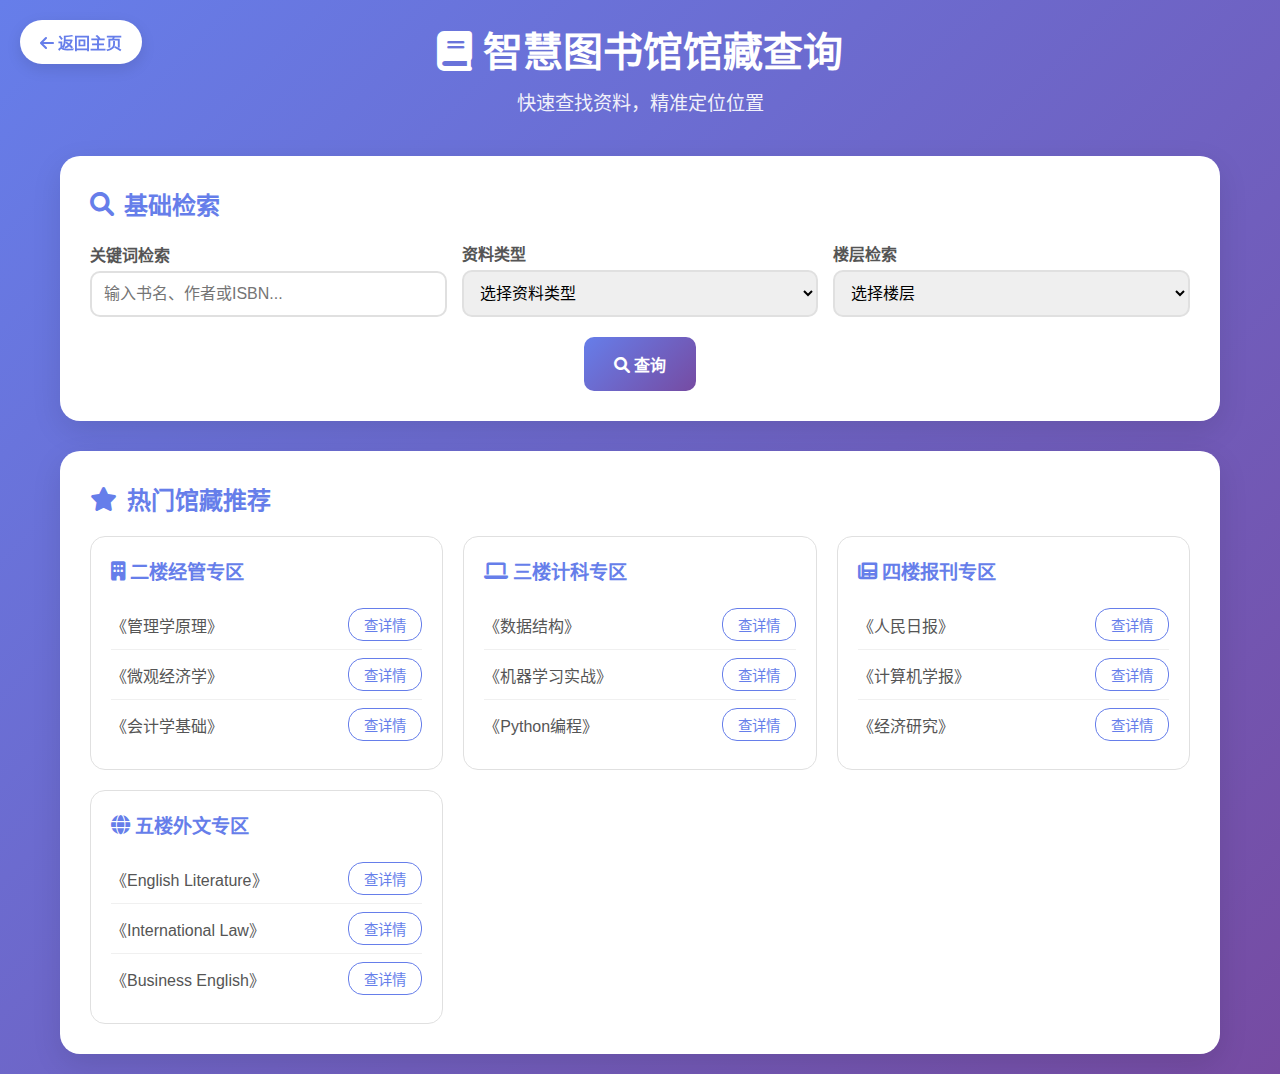
<file: collection-search.html>
<!DOCTYPE html>
<html lang="zh-CN">
<head>
    <meta charset="UTF-8">
    <meta name="viewport" content="width=device-width, initial-scale=1.0">
    <title>智慧图书馆 - 馆藏查询</title>
    <link href="https://cdnjs.cloudflare.com/ajax/libs/font-awesome/6.0.0/css/all.min.css" rel="stylesheet">
    <style>
        * {
            margin: 0;
            padding: 0;
            box-sizing: border-box;
        }

        body {
            font-family: -apple-system, BlinkMacSystemFont, 'Segoe UI', Roboto, 'Helvetica Neue', Arial, sans-serif;
            background: linear-gradient(135deg, #667eea 0%, #764ba2 100%);
            min-height: 100vh;
            color: #333;
        }

        .container {
            max-width: 1200px;
            margin: 0 auto;
            padding: 20px;
        }

        .header {
            text-align: center;
            margin-bottom: 40px;
            color: white;
        }

        .header h1 {
            font-size: 2.5rem;
            margin-bottom: 10px;
        }

        .header p {
            font-size: 1.2rem;
            opacity: 0.9;
        }

        .search-section {
            background: white;
            border-radius: 20px;
            padding: 30px;
            margin-bottom: 30px;
            box-shadow: 0 10px 30px rgba(0,0,0,0.1);
        }

        .search-title {
            font-size: 1.5rem;
            margin-bottom: 20px;
            color: #667eea;
            display: flex;
            align-items: center;
            gap: 10px;
        }

        .search-form {
            display: grid;
            gap: 20px;
        }

        .search-row {
            display: grid;
            grid-template-columns: 1fr 1fr 1fr;
            gap: 15px;
            align-items: end;
        }

        .form-group {
            display: flex;
            flex-direction: column;
        }

        .form-group label {
            margin-bottom: 5px;
            font-weight: 600;
            color: #555;
        }

        .form-group input,
        .form-group select {
            padding: 12px;
            border: 2px solid #e0e0e0;
            border-radius: 10px;
            font-size: 16px;
            transition: border-color 0.3s;
        }

        .form-group input:focus,
        .form-group select:focus {
            outline: none;
            border-color: #667eea;
        }

        .search-btn {
            background: linear-gradient(135deg, #667eea, #764ba2);
            color: white;
            border: none;
            padding: 15px 30px;
            border-radius: 10px;
            font-size: 16px;
            font-weight: 600;
            cursor: pointer;
            transition: transform 0.3s;
            grid-column: 1 / -1;
            justify-self: center;
        }

        .search-btn:hover {
            transform: translateY(-2px);
        }

        .results-section {
            background: white;
            border-radius: 20px;
            padding: 30px;
            margin-bottom: 30px;
            box-shadow: 0 10px 30px rgba(0,0,0,0.1);
            display: none;
        }

        .results-title {
            font-size: 1.5rem;
            margin-bottom: 20px;
            color: #667eea;
            display: flex;
            align-items: center;
            gap: 10px;
        }

        .book-item {
            border: 1px solid #e0e0e0;
            border-radius: 15px;
            padding: 20px;
            margin-bottom: 15px;
            transition: transform 0.3s;
        }

        .book-item:hover {
            transform: translateY(-2px);
            box-shadow: 0 5px 15px rgba(0,0,0,0.1);
        }

        .book-title {
            font-size: 1.3rem;
            font-weight: 600;
            color: #333;
            margin-bottom: 10px;
        }

        .book-info {
            display: grid;
            grid-template-columns: 1fr 1fr;
            gap: 10px;
            margin-bottom: 15px;
        }

        .info-item {
            display: flex;
            align-items: center;
            gap: 5px;
            color: #666;
        }

        .info-item i {
            color: #667eea;
            width: 20px;
        }

        .location-info {
            background: #f8f9ff;
            border-radius: 10px;
            padding: 15px;
            margin-bottom: 15px;
        }

        .location-title {
            font-weight: 600;
            color: #667eea;
            margin-bottom: 10px;
            display: flex;
            align-items: center;
            gap: 5px;
        }

        .status {
            display: inline-block;
            padding: 5px 15px;
            border-radius: 20px;
            font-size: 0.9rem;
            font-weight: 600;
        }

        .status.available {
            background: #e8f5e8;
            color: #2d7d2d;
        }

        .status.borrowed {
            background: #ffe8e8;
            color: #d42c2c;
        }

        .reserve-btn {
            background: #667eea;
            color: white;
            border: none;
            padding: 10px 20px;
            border-radius: 25px;
            cursor: pointer;
            transition: background 0.3s;
            margin-top: 10px;
        }

        .reserve-btn:hover {
            background: #5a6fd8;
        }

        .recommendations-section {
            background: white;
            border-radius: 20px;
            padding: 30px;
            box-shadow: 0 10px 30px rgba(0,0,0,0.1);
        }

        .recommendations-title {
            font-size: 1.5rem;
            margin-bottom: 20px;
            color: #667eea;
            display: flex;
            align-items: center;
            gap: 10px;
        }

        .recommendation-categories {
            display: grid;
            grid-template-columns: repeat(auto-fit, minmax(300px, 1fr));
            gap: 20px;
        }

        .category-card {
            border: 1px solid #e0e0e0;
            border-radius: 15px;
            padding: 20px;
            transition: transform 0.3s;
        }

        .category-card:hover {
            transform: translateY(-2px);
            box-shadow: 0 5px 15px rgba(0,0,0,0.1);
        }

        .category-title {
            font-size: 1.2rem;
            font-weight: 600;
            color: #667eea;
            margin-bottom: 15px;
            display: flex;
            align-items: center;
            gap: 5px;
        }

        .recommendation-list {
            list-style: none;
        }

        .recommendation-item {
            display: flex;
            justify-content: space-between;
            align-items: center;
            padding: 8px 0;
            border-bottom: 1px solid #f0f0f0;
        }

        .recommendation-item:last-child {
            border-bottom: none;
        }

        .recommendation-name {
            color: #555;
        }

        .view-btn {
            background: transparent;
            color: #667eea;
            border: 1px solid #667eea;
            padding: 5px 15px;
            border-radius: 15px;
            cursor: pointer;
            font-size: 0.9rem;
            transition: all 0.3s;
        }

        .view-btn:hover {
            background: #667eea;
            color: white;
        }

        .back-btn {
            position: fixed;
            top: 20px;
            left: 20px;
            background: white;
            color: #667eea;
            border: none;
            padding: 10px 20px;
            border-radius: 25px;
            cursor: pointer;
            box-shadow: 0 5px 15px rgba(0,0,0,0.1);
            text-decoration: none;
            font-weight: 600;
            z-index: 1000;
        }

        @media (max-width: 768px) {
            .search-row {
                grid-template-columns: 1fr;
            }
            
            .book-info {
                grid-template-columns: 1fr;
            }
            
            .recommendation-categories {
                grid-template-columns: 1fr;
            }
        }
    </style>
</head>
<body>
    <a href="index.html" class="back-btn">
        <i class="fas fa-arrow-left"></i> 返回主页
    </a>

    <div class="container">
        <div class="header">
            <h1><i class="fas fa-book"></i> 智慧图书馆馆藏查询</h1>
            <p>快速查找资料，精准定位位置</p>
        </div>

        <!-- 基础检索区 -->
        <div class="search-section">
            <h2 class="search-title">
                <i class="fas fa-search"></i>
                基础检索
            </h2>
            <div class="search-form">
                <div class="search-row">
                    <div class="form-group">
                        <label>关键词检索</label>
                        <input type="text" id="keyword" placeholder="输入书名、作者或ISBN...">
                    </div>
                    <div class="form-group">
                        <label>资料类型</label>
                        <select id="category">
                            <option value="">选择资料类型</option>
                            <option value="经管类">经管类</option>
                            <option value="语言文艺类">语言文艺类</option>
                            <option value="外文资料">外文资料</option>
                            <option value="报刊工具书">报刊工具书</option>
                            <option value="计算机类">计算机类</option>
                            <option value="蒙文资料">蒙文资料</option>
                        </select>
                    </div>
                    <div class="form-group">
                        <label>楼层检索</label>
                        <select id="floor">
                            <option value="">选择楼层</option>
                            <option value="一楼">一楼</option>
                            <option value="二楼">二楼</option>
                            <option value="三楼">三楼</option>
                            <option value="四楼">四楼</option>
                            <option value="五楼">五楼</option>
                        </select>
                    </div>
                </div>
                <button class="search-btn" onclick="searchBooks()">
                    <i class="fas fa-search"></i> 查询
                </button>
            </div>
        </div>

        <!-- 检索结果展示区 -->
        <div class="results-section" id="resultsSection">
            <h2 class="results-title">
                <i class="fas fa-list"></i>
                检索结果
            </h2>
            <div id="resultsContainer">
                <!-- 动态生成结果 -->
            </div>
        </div>

        <!-- 热门馆藏推荐区 -->
        <div class="recommendations-section">
            <h2 class="recommendations-title">
                <i class="fas fa-star"></i>
                热门馆藏推荐
            </h2>
            <div class="recommendation-categories">
                <div class="category-card">
                    <h3 class="category-title">
                        <i class="fas fa-building"></i>
                        二楼经管专区
                    </h3>
                    <ul class="recommendation-list">
                        <li class="recommendation-item">
                            <span class="recommendation-name">《管理学原理》</span>
                            <button class="view-btn" onclick="viewBook('管理学原理', '二楼经管阅览室1A')">查详情</button>
                        </li>
                        <li class="recommendation-item">
                            <span class="recommendation-name">《微观经济学》</span>
                            <button class="view-btn" onclick="viewBook('微观经济学', '二楼经管阅览室1B')">查详情</button>
                        </li>
                        <li class="recommendation-item">
                            <span class="recommendation-name">《会计学基础》</span>
                            <button class="view-btn" onclick="viewBook('会计学基础', '二楼经管阅览室2A')">查详情</button>
                        </li>
                    </ul>
                </div>

                <div class="category-card">
                    <h3 class="category-title">
                        <i class="fas fa-laptop"></i>
                        三楼计科专区
                    </h3>
                    <ul class="recommendation-list">
                        <li class="recommendation-item">
                            <span class="recommendation-name">《数据结构》</span>
                            <button class="view-btn" onclick="viewBook('数据结构', '三楼计科阅览室')">查详情</button>
                        </li>
                        <li class="recommendation-item">
                            <span class="recommendation-name">《机器学习实战》</span>
                            <button class="view-btn" onclick="viewBook('机器学习实战', '三楼计科阅览室')">查详情</button>
                        </li>
                        <li class="recommendation-item">
                            <span class="recommendation-name">《Python编程》</span>
                            <button class="view-btn" onclick="viewBook('Python编程', '三楼计科阅览室')">查详情</button>
                        </li>
                    </ul>
                </div>

                <div class="category-card">
                    <h3 class="category-title">
                        <i class="fas fa-newspaper"></i>
                        四楼报刊专区
                    </h3>
                    <ul class="recommendation-list">
                        <li class="recommendation-item">
                            <span class="recommendation-name">《人民日报》</span>
                            <button class="view-btn" onclick="viewBook('人民日报', '四楼报刊阅览室A')">查详情</button>
                        </li>
                        <li class="recommendation-item">
                            <span class="recommendation-name">《计算机学报》</span>
                            <button class="view-btn" onclick="viewBook('计算机学报', '四楼报刊阅览室B')">查详情</button>
                        </li>
                        <li class="recommendation-item">
                            <span class="recommendation-name">《经济研究》</span>
                            <button class="view-btn" onclick="viewBook('经济研究', '四楼报刊阅览室A')">查详情</button>
                        </li>
                    </ul>
                </div>

                <div class="category-card">
                    <h3 class="category-title">
                        <i class="fas fa-globe"></i>
                        五楼外文专区
                    </h3>
                    <ul class="recommendation-list">
                        <li class="recommendation-item">
                            <span class="recommendation-name">《English Literature》</span>
                            <button class="view-btn" onclick="viewBook('English Literature', '五楼政法外文阅览室')">查详情</button>
                        </li>
                        <li class="recommendation-item">
                            <span class="recommendation-name">《International Law》</span>
                            <button class="view-btn" onclick="viewBook('International Law', '五楼政法外文阅览室')">查详情</button>
                        </li>
                        <li class="recommendation-item">
                            <span class="recommendation-name">《Business English》</span>
                            <button class="view-btn" onclick="viewBook('Business English', '五楼政法外文阅览室')">查详情</button>
                        </li>
                    </ul>
                </div>
            </div>
        </div>
    </div>

    <script>
        // 模拟图书数据
        const mockBooks = [
            {
                title: "管理学原理",
                author: "周三多",
                publisher: "高等教育出版社",
                isbn: "9787040123333",
                category: "经管类",
                floor: "二楼",
                location: "二楼-经管阅览室1A-第3书架",
                status: "在馆",
                borrowable: "馆内阅读"
            },
            {
                title: "数据结构",
                author: "严蔚敏",
                publisher: "清华大学出版社",
                isbn: "9787302023685",
                category: "计算机类",
                floor: "三楼",
                location: "三楼-计科阅览室-第2书架",
                status: "已借出",
                borrowable: "可外借",
                returnDate: "2024-01-15"
            },
            {
                title: "微观经济学",
                author: "平狄克",
                publisher: "中国人民大学出版社",
                isbn: "9787300042342",
                category: "经管类",
                floor: "二楼",
                location: "二楼-经管阅览室1B-第5书架",
                status: "在馆",
                borrowable: "馆内阅读"
            }
        ];

        function searchBooks() {
            const keyword = document.getElementById('keyword').value;
            const category = document.getElementById('category').value;
            const floor = document.getElementById('floor').value;

            // 显示结果区域
            document.getElementById('resultsSection').style.display = 'block';
            
            // 模拟搜索结果
            let results = mockBooks;
            
            if (keyword) {
                results = results.filter(book => 
                    book.title.includes(keyword) || 
                    book.author.includes(keyword) ||
                    book.isbn.includes(keyword)
                );
            }
            
            if (category) {
                results = results.filter(book => book.category === category);
            }
            
            if (floor) {
                results = results.filter(book => book.floor === floor);
            }

            displayResults(results);
            
            // 滚动到结果区域
            document.getElementById('resultsSection').scrollIntoView({ behavior: 'smooth' });
        }

        function displayResults(books) {
            const container = document.getElementById('resultsContainer');
            
            if (books.length === 0) {
                container.innerHTML = '<p style="text-align: center; color: #666; font-size: 1.2rem;">未找到相关图书</p>';
                return;
            }

            container.innerHTML = books.map(book => `
                <div class="book-item">
                    <h3 class="book-title">${book.title}</h3>
                    <div class="book-info">
                        <div class="info-item">
                            <i class="fas fa-user"></i>
                            <span>作者：${book.author}</span>
                        </div>
                        <div class="info-item">
                            <i class="fas fa-building"></i>
                            <span>出版社：${book.publisher}</span>
                        </div>
                        <div class="info-item">
                            <i class="fas fa-barcode"></i>
                            <span>ISBN：${book.isbn}</span>
                        </div>
                        <div class="info-item">
                            <i class="fas fa-tags"></i>
                            <span>类型：${book.category}</span>
                        </div>
                    </div>
                    <div class="location-info">
                        <div class="location-title">
                            <i class="fas fa-map-marker-alt"></i>
                            馆藏位置
                        </div>
                        <p>${book.location}</p>
                    </div>
                    <div style="display: flex; align-items: center; justify-content: space-between;">
                        <span class="status ${book.status === '在馆' ? 'available' : 'borrowed'}">
                            ${book.status === '在馆' ? '在馆可借' : `已借出 (预计${book.returnDate}归还)`}
                        </span>
                        <button class="reserve-btn" onclick="reserveSeat('${book.location}')">
                            <i class="fas fa-chair"></i> 预约该区域座位
                        </button>
                    </div>
                </div>
            `).join('');
        }

        function viewBook(bookName, location) {
            // 模拟查看详情
            document.getElementById('keyword').value = bookName;
            searchBooks();
        }

        function reserveSeat(location) {
            // 提取楼层信息
            const floor = location.split('-')[0];
            const room = location.split('-')[1];
            
            // 跳转到对应楼层的预约页面
            alert(`即将跳转到 ${floor} ${room} 的座位预约页面`);
            // 实际应用中这里应该是：window.location.href = `index.html#${floor}-${room}`;
        }

        // 回车键搜索
        document.getElementById('keyword').addEventListener('keypress', function(e) {
            if (e.key === 'Enter') {
                searchBooks();
            }
        });
    </script>
</body>
</html>
</file>
